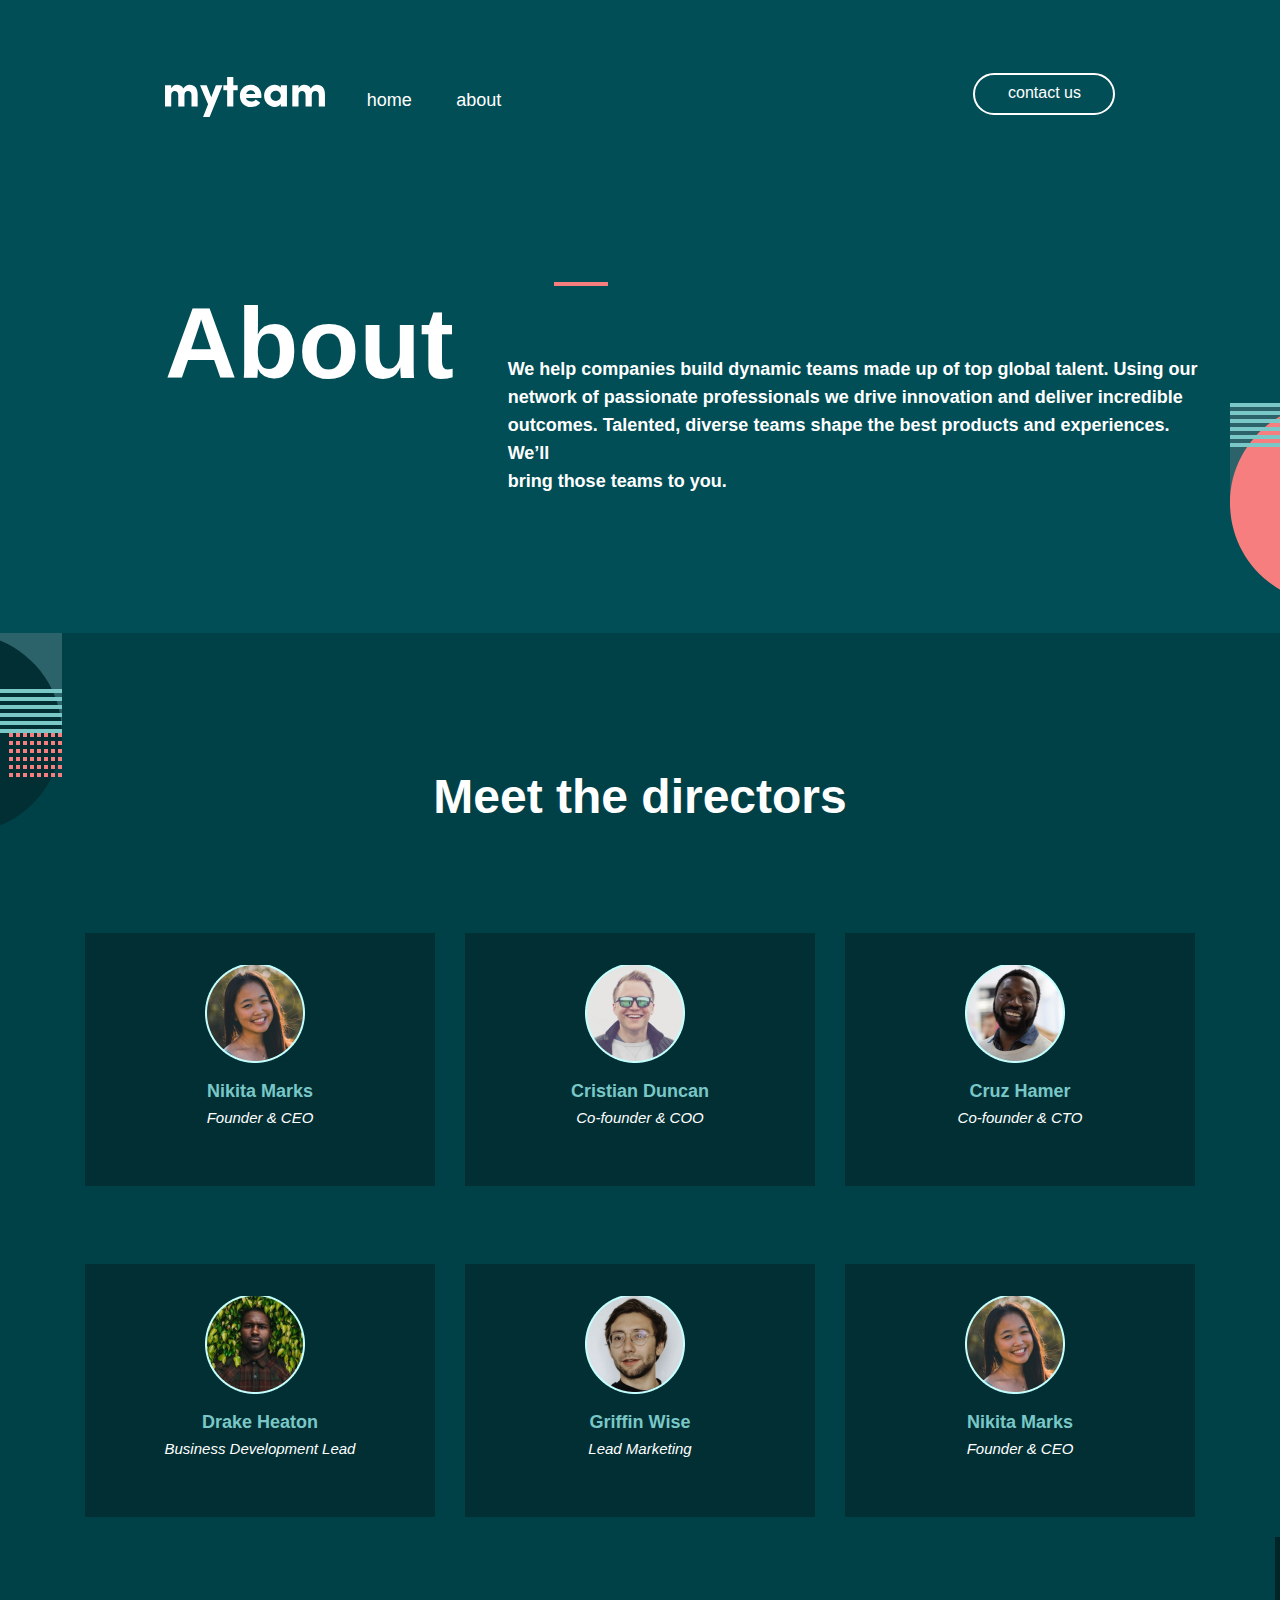
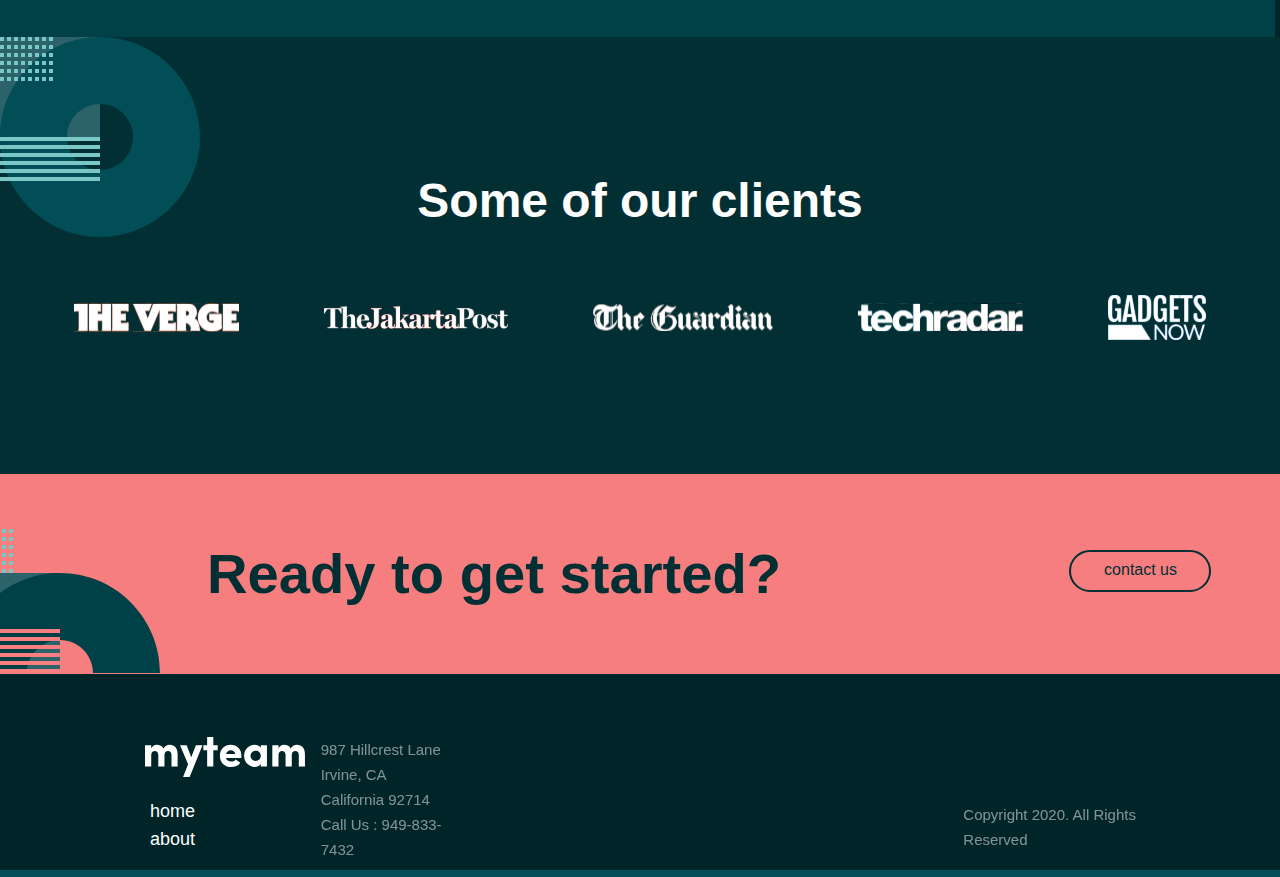
<file: about.html>
<!DOCTYPE html>
<html lang="en">
<head>
    <meta charset="UTF-8">
    <meta name="viewport" content="width=device-width, initial-scale=1.0">
    <link rel="stylesheet" href="./css/normalize.css">
    <link rel="stylesheet" href="./css/about.css">
    <link rel="stylesheet" href="./css/shared.css">
    <link rel="stylesheet" href="https://cdnjs.cloudflare.com/ajax/libs/font-awesome/6.4.2/css/all.min.css" integrity="sha512-z3gLpd7yknf1YoNbCzqRKc4qyor8gaKU1qmn+CShxbuBusANI9QpRohGBreCFkKxLhei6S9CQXFEbbKuqLg0DA==" crossorigin="anonymous" referrerpolicy="no-referrer"/>
    <title>About</title>
</head>
<body>
<!--Header-->
    <header>
        <div class="container">
            <div class="header-nav__info">
                <div class="header-logo">
                    <img src="./img/icons/myteam-logo.svg" alt="">
                </div>
                <div class="header-menyu">
                    <ul class="header-list">
                        <li>
                            <a href="./index.html">home</a>
                        </li>
                        <li>
                            <a href="#">about</a>
                        </li>
                    </ul>
                </div>
                <div class="header-contact__us">
                    <a href="./contact.html" class="header-button" type="submit">contact us</a>
                </div>
            </div>
            <div class="header-info">
                <h1 class="header-title">
                    About
                </h1>
                <span class="header-line about"></span>
                <p class="header-description">
                    We help companies build dynamic teams made up of top global talent. Using our <br>
                    network of passionate professionals we drive innovation and deliver incredible <br>
                    outcomes. Talented, diverse teams shape the best products and experiences. We’ll <br>
                    bring those teams to you.
                </p> 
                <div class="header-img__2"></div> 
            </div>
        </div>   
    </header>
<!--/Header-->

<!--Section directors-->
    <section>
        <div class="section-box">
            <div class="container">
                <div class="section-icon__1"></div>
                <div class="section-title">Meet the directors</div>
                <div class="section-directors">
                <div class="section-directors__box">
                    <div class="section-director__img1"></div>
                    <h4 class="section-director__name">Nikita Marks</h4>
                    <p class="section-director__work">Founder & CEO</p>
                    <a href="#" class="section-director__icon">
                        <i class="fa-solid fa-circle-plus"></i>
                    </a>
                </div>

                <div class="section-directors__box">
                    <div class="section-director__img2"></div>
                    <h4 class="section-director__name">Cristian Duncan</h4>
                    <p class="section-director__work">Co-founder & COO</p>
                    <a href="#" class="section-director__icon">
                        <i class="fa-solid fa-circle-plus"></i>
                    </a>
                </div>

                <div class="section-directors__box">
                    <div class="section-director__img3"></div>
                    <h4 class="section-director__name">Cruz Hamer</h4>
                    <p class="section-director__work">Co-founder & CTO</p>
                    <a href="#" class="section-director__icon">
                        <i class="fa-solid fa-circle-plus"></i>
                    </a>
                </div>

                <div class="section-directors__box">
                    <div class="section-director__img4"></div>
                    <h4 class="section-director__name">Drake Heaton</h4>
                    <p class="section-director__work">Business Development Lead</p>
                    <a href="#" class="section-director__icon">
                        <i class="fa-solid fa-circle-plus"></i>
                    </a>
                </div>

                <div class="section-directors__box">
                    <div class="section-director__img5"></div>
                    <h4 class="section-director__name">Griffin Wise</h4>
                    <p class="section-director__work">Lead Marketing</p>
                    <a href="#" class="section-director__icon">
                        <i class="fa-solid fa-circle-plus"></i>
                    </a>
                </div>

                <div class="section-directors__box">
                    <div class="section-director__img6"></div>
                    <h4 class="section-director__name">Nikita Marks</h4>
                    <p class="section-director__work">Founder & CEO</p>
                    <a href="#" class="section-director__icon">
                        <i class="fa-solid fa-circle-plus"></i>
                    </a>
                </div>
                <div class="about-icon2"></div>
            </div>
            </div>
        </div>
    </section>
<!--/Section directors-->

<!--Section clients-->
    <section>
        <div class="section-clients__box">
            <div class="containe">
                <div class="clients-icon"></div>
                <div class="section-clients__title">
                    Some of our clients
                </div>

                <div class="section-clients">
                    <img class="section-client1" src="./img/icons/clients-object1.svg"></img>
                    <img class="section-client2" src="./img/icons/clients-object2.svg"></img>
                    <img class="section-client3" src="./img/icons/clients-object3.svg"></img>
                    <img class="section-client4" src="./img/icons/clients-object4.svg"></img>
                    <img class="section-client5" src="./img/icons/clients-object5.svg"></img>
                </div>
            </div>
        </div>
    </section>
<!--/Section clients-->

<!--Section-->
<section>
    <div class="section-started__box">
        <div class="container">
            <div class="section-started">
                <div class="section-started-img"></div>
                <div class="section-started__title">
                    <h3>Ready to get started?</h3>
                </div>
                <div class="section-started__button">
                    <a href="./contact.html" type="submit" class="header-button">contact us</a>
                </div>
            </div>
        </div>
    </div>
</section>
<!--/Section-->

<!--Footer-->
<footer>
    <div class="footer-box">
        <div class="container">
            <div class="footer-info">
                <div class="footer-logo__menyu">
                    <img src="./img/icons/myteam-logo.svg" alt="">
                    <ul>
                        <li>
                            <a href="./index.html">home</a>
                        </li>
                        <li>
                            <a href="#">about</a>
                        </li>
                    </ul>
                </div>

                <div class="footer-location">
                    <p>
                        987 Hillcrest Lane <br>
                        Irvine, CA <br>
                        California 92714 <br>
                        Call Us : 949-833-7432
                    </p>
                </div>
    
                <div class="footer-icons">
                    <div class="footer-icon">
                        <a href="#" class="fa-brands fa-facebook"></a> 
                        <a href="#" class="fa-brands fa-twitter"></a>
                        <a href="https://instagram.com/muhammadfatih0813" class="fa-brands fa-instagram"></a>
                    </div>
                    <p>Copyright 2020. All Rights Reserved</p>
                </div>
            </div>
        </div>
    </div>
</footer>
<!--/Footer-->
</body>
</html>
</file>
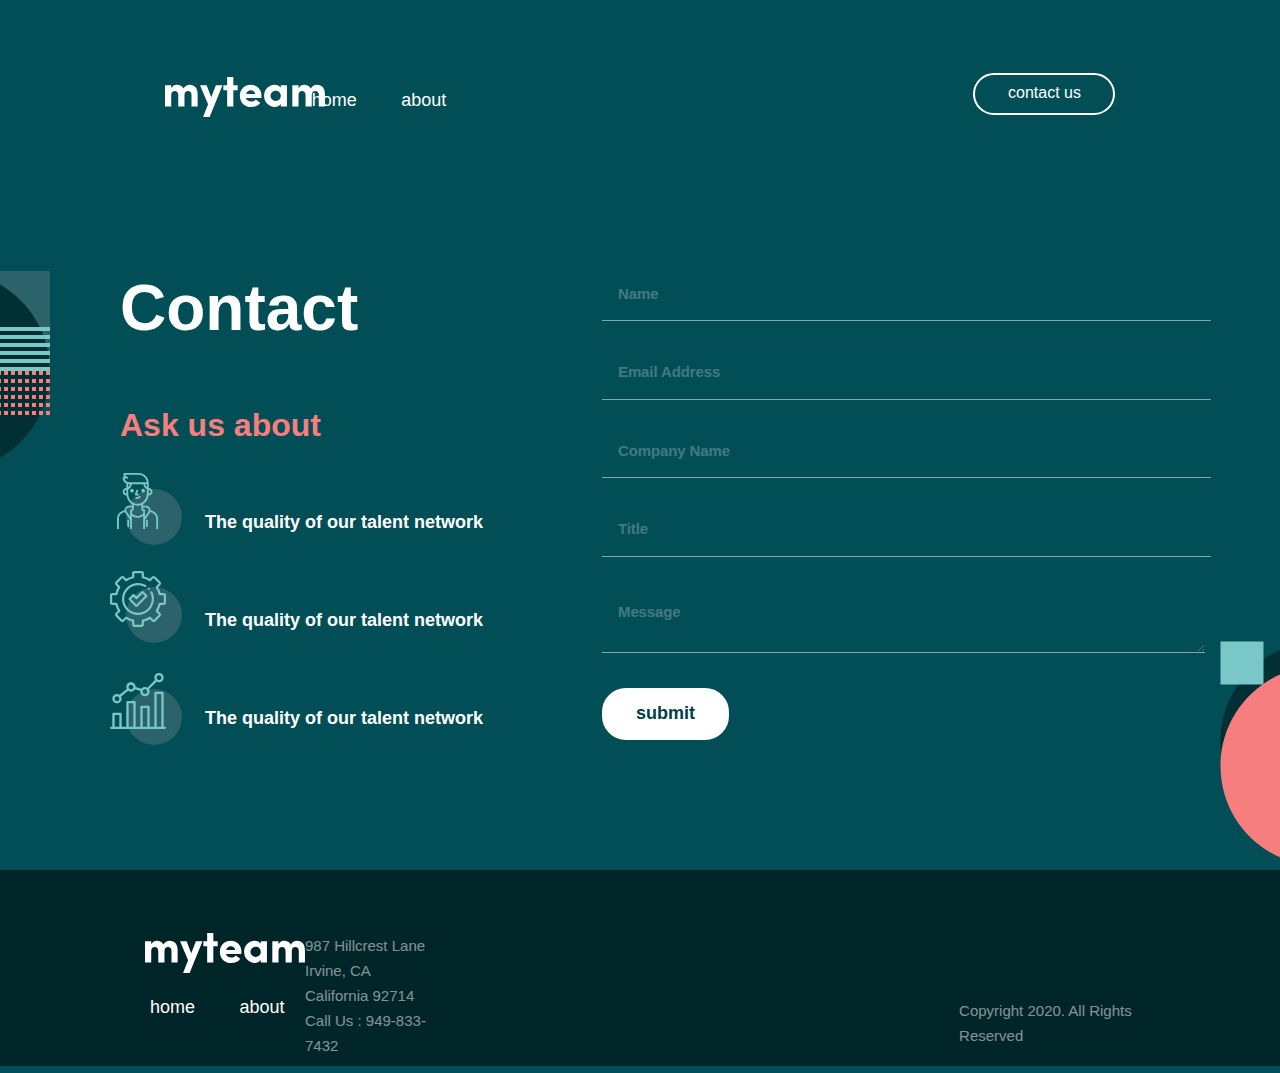
<file: contact.html>
<!DOCTYPE html>
<html lang="en">
<head>
    <meta charset="UTF-8">
    <meta name="viewport" content="width=device-width, initial-scale=1.0">
    <link rel="stylesheet" href="./css/shared.css">
    <link rel="stylesheet" href="./css/normalize.css">
    <link rel="stylesheet" href="./css/contact.css">
    <link rel="stylesheet" href="https://cdnjs.cloudflare.com/ajax/libs/font-awesome/6.4.2/css/all.min.css" integrity="sha512-z3gLpd7yknf1YoNbCzqRKc4qyor8gaKU1qmn+CShxbuBusANI9QpRohGBreCFkKxLhei6S9CQXFEbbKuqLg0DA==" crossorigin="anonymous" referrerpolicy="no-referrer"/>
    <title>Contact us</title>
</head>
<body>
<!--Header-->
<!--Header-->
<header>
    <div class="header-nav__info">
        <div class="header-logo">
            <img src="./img/icons/myteam-logo.svg" alt="">
        </div>
        <div class="header-menyu">
            <ul class="header-list">
                <li>
                    <a href="./index.html">home</a>
                </li>
                <li>
                    <a href="about.html">about</a>
                </li>
            </ul>
        </div>
        <div class="header-contact__us">
            <a type="submit" class="header-button">contact us</a>
        </div>
    </div>
</header>
<!--/Header-->

<!--Section-->
<section>
    <div class="container">
        <div class="contact-about">
            <div class="contact-icon"></div>
            <div class="contact-info__left">               
                <h1 class="contact-title">Contact</h1>
                <p class="contact-ask">Ask us about</p>
                <div class="contact-icon__vs"> 
                    <div class="section-left__img"></div>
                    <p class="contact-left__talent">The quality of our talent network</p>
                    <div class="section-left__img2"></div>
                    <p class="contact-left__talent">The quality of our talent network</p>
                    <div class="section-left__img3"></div>
                    <p class="contact-left__talent">The quality of our talent network</p>
                </div>
            </div>

            <div class="contact-info__right">
                <input type="text" name="username" id="username" placeholder="Name">
                <input type="email" name="email" id="email" placeholder="Email Address">
                <input type="text" name="name" id="name" placeholder="Company Name">
                <input type="text" name="title" id="title" placeholder="Title">
                <textarea name="message" id="message" placeholder="Message"></textarea>
                <button class="contact-button">submit</button>
            </div>
            <div class="contact-icon2"></div>
        </div>
    </div>
</section>
<!--/Section-->

<!--Footer-->
<footer>
    <div class="footer-box">
        <div class="container">
            <div class="footer-info">
                <div class="footer-logo__menyu">
                    <img src="./img/icons/myteam-logo.svg" alt="">
                    <ul>
                        <li>
                            <a href="./index.html">home</a>
                        </li>
                        <li>
                            <a href="./about.html">about</a>
                        </li>
                    </ul>
                </div>

                <div class="footer-location">
                    <p>
                        987 Hillcrest Lane <br>
                        Irvine, CA <br>
                        California 92714 <br>
                        Call Us : 949-833-7432
                    </p>
                </div>
    
                <div class="footer-icons">
                    <div class="footer-icon">
                        <a href="#" class="fa-brands fa-facebook"></a> 
                        <a href="#" class="fa-brands fa-twitter"></a>
                        <a href="https://instagram.com/muhammadfatih0813" class="fa-brands fa-instagram"></a>
                    </div>
                    <p>Copyright 2020. All Rights Reserved</p>
                </div>
            </div>
        </div>
    </div>
</footer>
<!--/Footer-->
</body>
</html>
</file>
<file: css/about.css>
/*Header style*/
.header-nav__info{
    display: flex;
    justify-content: space-between;
    
}

.header-logo img{
    margin-top: 77px;
    margin-left: 165px;
}

.header-menyu{
    position: relative;
    margin-top: 83px;
    right: 310px;
    bottom: 13px;
    
}

.header-list{
    list-style: none;
    margin-left: 190px;
}

li{
   display: inline;
   margin-right: 40px;
}

li a{
    color: #fff;
    font-size: 18px;
    text-decoration: none;
    font-weight: 500;
    line-height: 28px;
}

li a:hover{
    color: #f67e7e;
}

.header-contact__us{
    margin-top: 73px;
    margin-right: 165px;
}

.header-button{
    padding: 9px 32px 11px 33px;
    color: #fff;
    border-radius: 24px;
    border: 2px solid #fff;
    background-color: #014E56;
    cursor: pointer;
    text-decoration: none;
}

.header-button:hover{
    color: #000;
    background-color: #fff;
}

.header-info{
    display: flex;
    justify-content: space-between;
    position: relative;
}

.header-title{
    color: #fff;
    font-size: 100px;
    font-weight: 700;
    line-height: 100px;
    margin-top: 150px;
    margin-left: 165px;
    
}

.header-title span{
    color: #f67e7e;
}

.header-line{
    width: 50px;
    height: 4px;
    background-color: #f67e7e;
    margin-top: 139px;
    position: relative;
    left: 100px;
    padding-left: 5px;
}

.header-description{
    color: #fff;
    font-size: 18px;
    font-weight: 600;
    line-height: 28px;
    margin-top: 212px;
    margin-right: 80px;
    
}

.header-img__2::after{
    content: url(../img/icons/about-icon1.svg);
    position: absolute;
    right: -50px;
    top: 260px;
}

/*Section style*/
.section-box{
    background-color: #004047;
    height: 1004px;
    margin-top: 120px;
}

.section-title{
    color: #fff;
    text-align: center;
    font-size: 48px;
    font-weight: 700;
    line-height: 48px;
    padding-top: 140px;
}

.section-icon__1{
    display: inline;
    position: relative;
}

.section-icon__1::after{
    content: url(../img/icons/about-icon2.svg);
    position: absolute;
    top: 0;
    left: -38px;
}

.section-directors{
    display: grid;
    grid-template-columns: auto auto auto;
    justify-content: center;
    margin-top: 64px;
    gap: 30px;
}

.section-directors__box{
    width: 350px;
    height: 253px;
    background-color: #012F34;
    margin-top: 48px;
}

.section-directors__box{
    position: relative;
}

.section-director__img1::after{
    content: url(../img/about-worker1.png);
    position: absolute;
    top: 32px;
    right: 130px;
}

.section-director__img2::after{
    content: url(../img/about-worker2.png);
    position: absolute;
    top: 32px;
    right: 130px;
}

.section-director__img3::after{
    content: url(../img/about-worker3.png);
    position: absolute;
    top: 32px;
    right: 130px;
}

.section-director__img4::after{
    content: url(../img/about-worker4.png);
    position: absolute;
    top: 32px;
    right: 130px;
}

.section-director__img5::after{
    content: url(../img/about-worker5.png);
    position: absolute;
    top: 32px;
    right: 130px;
}

.section-director__img6::after{
    content: url(../img/about-worker1.png);
    position: absolute;
    top: 32px;
    right: 130px;
}

.section-director__name{
    color: #79C8C7;
    text-align: center;
    font-size: 18px;
    font-weight: 700;
    line-height: 28px;
    margin: 144px 0 0 0;
}

.section-director__work{
    color: #fff;
    text-align: center;
    font-size: 15px;
    font-weight: 500;
    font-style: italic;
    line-height: 25px;
    margin: 0;
}

.section-director__icon i{
    color: #f67e7e;
    font-size: 56px;
    margin-top: 25.3px;
    margin-left: 145px;
    
}

.about-icon2::after{
    content: url(../img/icons/section-about-2.svg);
    position: relative;
    left: 340%;
    top: -10px;
}

/*clients style*/
.section-clients__box{
    height: 437px;
    background-color: #012F34;
}

.clients-icon{
    display: inline;
    position: relative;
}

.clients-icon::after{
    content: url(../img/icons/clients-icon.svg);
    position: absolute;
    top: 0;
}


.section-clients__title{
    color: #fff;
    text-align: center;
    font-size: 48px;
    font-weight: 700;
    line-height: 48px;
    padding-top: 140px;
    
}

.section-clients{
    display: flex;
    justify-content: center;
    gap: 85px;
    margin-top: 70px;
}

.section-started__box{
    background-color: #f67e7e;
    height: 200px;
    margin-top: px;
}

.section-started{
    display: flex;
    justify-content: space-around;
    position: relative;
}

.section-started-img::after{
    content: url(../img/icons/started-icon.svg);
    position: absolute;
    left: -40px;
    bottom: -23.5px;
}

.section-started__title{
    color: #012F34;
    font-size: 48px;
    font-weight: 700;
    line-height: 48px;
    margin-top: 20px;
    margin-right: 150px;
    
}

.section-started__button a{
    padding: 9px 32px 11px 33px;
    color: #012F34;
    border-radius: 24px;
    border: 2px solid #012F34;
    background-color: #f67e7e;
    cursor: pointer;
    margin-top: 76px;
    
}

.section-started__button a:hover{
    background-color: #012F34;
    color: #fff;
}

/*Footer style*/
.footer-box{
    background-color: #002529; 
    height: 196px;
 }
 
.footer-info{
    display: flex;
    justify-content: space-between;
    padding-top: 48px;
}

.footer-logo__menyu{
    padding-left: 110px;
    padding-top: 15px;
}

.footer-logo__menyu img{
    padding-left: 35px;
}

.footer-location p{
    color: #fff;
    font-size: 15px;
    font-weight: 500;
    line-height: 25px;
    opacity: 0.5;
    padding-right: 500px;
}

.footer-icons{
    padding-right: 80px;
    position: relative;
}

.footer-icon{
    padding-left: 112px;
}

.footer-icon a{
    color: #fff;
    font-size: 26px;
    padding-right: 20px;
    text-decoration: none;
}

.footer-icon a:hover{
    color: #f67e7e;
}

.footer-icons p{
    color: #fff;
    font-size: 15px;
    font-weight: 500;
    line-height: 25px;
    opacity: 0.5;
    padding-top: 35px;
}
</file>
<file: css/shared.css>
body{
    background-color:  #014E56;
    font-family: 'Inter Tight', sans-serif;
}

.container{
    max-width: 1440px;
    margin: 0 auto;
}
</file>
<file: css/contact.css>
/*Header style*/
.header-nav__info{
    display: flex;
    justify-content: space-between;
    
}

.header-logo img{
    margin-top: 77px;
    margin-left: 165px;
}

.header-menyu{
    position: relative;
    margin-top: 83px;
    right: 350px;
    bottom: 13px;
    
}

.header-list{
    list-style: none;
    margin-left: 80px;
}

li{
   display: inline;
   margin-left: 40px;
}

li a{
    color: #fff;
    font-size: 18px;
    text-decoration: none;
    font-weight: 500;
    line-height: 28px;
}

li a:hover{
    color: #f67e7e;
}

.header-contact__us{
    margin-top: 73px;
    margin-right: 165px;
}

.header-button{
    padding: 9px 32px 11px 33px;
    color: #fff;
    border-radius: 24px;
    border: 2px solid #fff;
    background-color: #014E56;
    cursor: pointer;
    text-decoration: none;
    text-align: center;  
}

.header-button:hover{
    color: #000;
    background-color: #fff;
}



/*Section contact style*/
.contact-icon{
    content: url(../img/icons/about-icon2.svg);
    position: absolute;
    top: 128px;
    left: -50px;
}

.contact-about{
    display: flex;
    justify-content: space-between;
    position: relative;
}

.contact-info__left{
    margin-top: 72px;
    margin-left: 120px;
    position: relative;
}

.contact-title{
    color: #fff;
    font-size: 64px;
    font-weight: 700;
    line-height: 100px;
    
}

.contact-ask{
    color: #F67E7E;
    font-size: 32px;
    font-weight: 700;
    line-height: 48px;
}
.contact-icon__vs{
    margin-top: -25px;
}

.section-left__img::after{
    content: url(../img/icons/Group\ 1.svg);
    position: absolute; 
    bottom: 200px;
    left: -10px;
}
.section-left__img2::after{
    content: url(../img/icons/Group\ 2.svg);
    position: absolute; 
    bottom: 102px;
    left: -10px;
}
.section-left__img3::after{
    content: url(../img/icons/Group\ 3.svg);
    position: absolute; 
    bottom: 0px;
    left: -10px;
}

.contact-left__talent{
    color: #FFF;
    font-size: 18px;
    font-weight: 700;
    line-height: 28px; 
    padding-left: 85px;
    padding-top: 52px;
}

.contact-info__right{
    margin-top: 100px;
    margin-right: -50px;
}

.contact-info__right input,textarea{
    display: block;
    background-color: #014E56;
    border: none;
    border-bottom: 1px solid #FFF;
    outline: none;
    color: #fff;
    opacity: 0.5;
    padding-right: 400px;
    padding-top: 42px;
    padding-bottom: 17px;
}

::placeholder{
    color: #FFF;
    font-size: 15px;
    font-weight: 600;
    line-height: 25px; 
    letter-spacing: -0.115px;
    opacity: 0.5;
    padding-left: 14px;
}

.contact-button{
    margin-top: 35px;
    border-radius: 24px;
    border: 2px solid #fff;
    background-color: #fff;
    color:  #004047;
    font-size: 18px;
    font-weight: 600;
    line-height: 28px; 
    padding: 9px 32px 11px 32px;
}

.contact-icon2::after{
    content: url(../img/icons/contact-icon2.svg);
    position: absolute;
    bottom: -122px;
    right: -40px;
}

/*Footer style*/
.footer-box{
    background-color: #002529; 
    height: 196px;
    margin-top: 120px;
 }
 
.footer-info{
    display: flex;
    justify-content: space-between;
    padding-top: 48px;
}

.footer-logo__menyu{
    padding-left: 110px;
    padding-top: 15px;
}

.footer-logo__menyu ul{
    padding: 0;
}

.footer-logo__menyu img{
    padding-left: 35px;
}

.footer-location p{
    color: #fff;
    font-size: 15px;
    font-weight: 500;
    line-height: 25px;
    opacity: 0.5;
    padding-right: 500px;
}

.footer-icons{
    padding-right: 80px;
    position: relative;
}

.footer-icon{
    padding-left: 112px;
}

.footer-icon a{
    color: #fff;
    font-size: 26px;
    padding-right: 20px;
    text-decoration: none;
}

.footer-icon a:hover{
    color: #f67e7e;
}

.footer-icons p{
    color: #fff;
    font-size: 15px;
    font-weight: 500;
    line-height: 25px;
    opacity: 0.5;
    padding-top: 35px;
}
</file>
